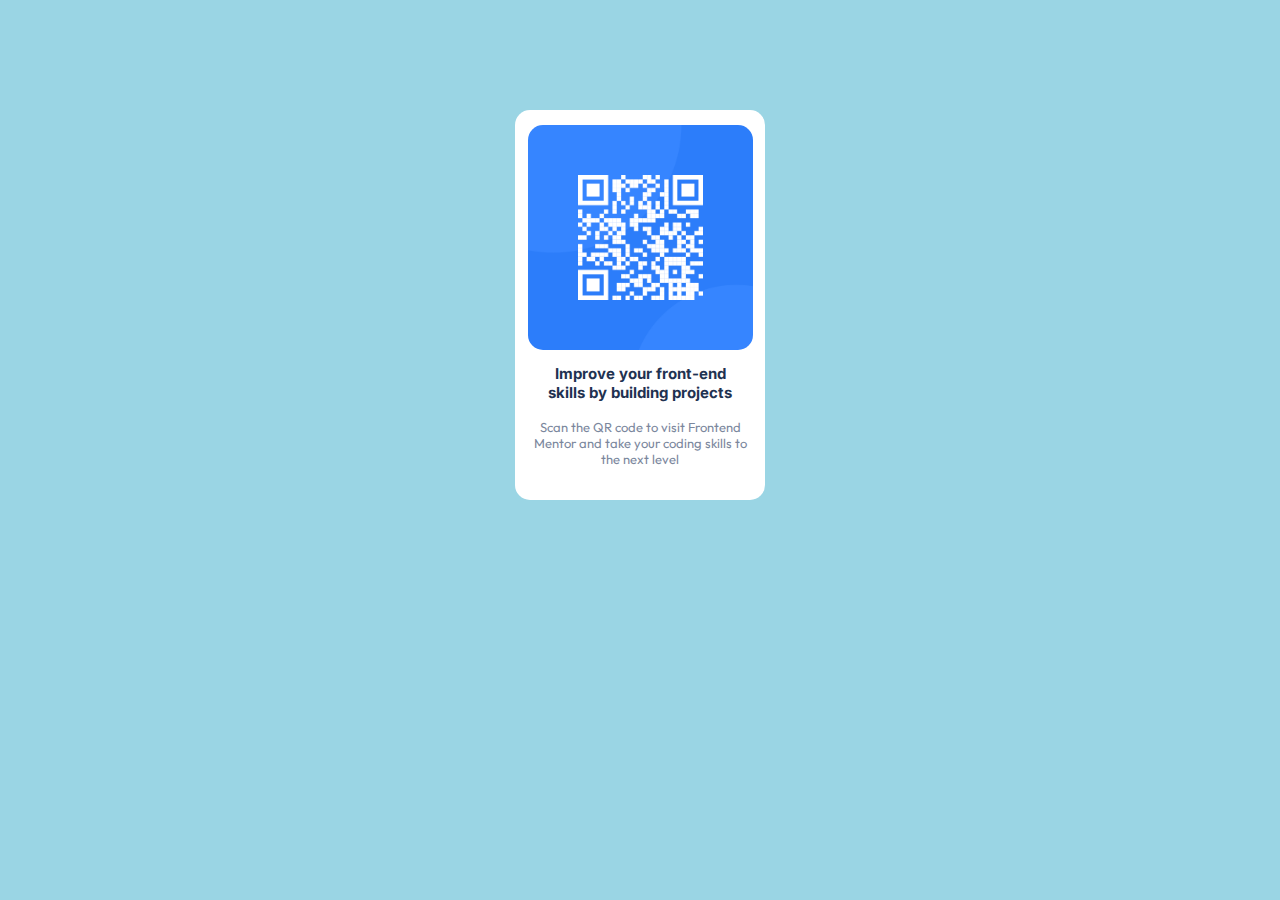
<file: index.html>
<!DOCTYPE html>
<html lang="pt-br">

<head>
    <meta charset="UTF-8">
    <meta name="viewport" content="width=device-width, initial-scale=1.0">

    <link rel="preconnect" href="https://fonts.googleapis.com">
    <link rel="preconnect" href="https://fonts.gstatic.com" crossorigin>
    <link
        href="https://fonts.googleapis.com/css2?family=Fraunces:opsz,wght@9..144,700&family=Inter:wght@400;700&family=Montserrat:wght@500;700&family=Open+Sans:wght@700&family=Outfit:wght@400;700&display=swap"
        rel="stylesheet">

    <link rel="stylesheet" href="style.css">
    <title>Document</title>
</head>

<body>

    <div class="container"><img src="imagens/image-qr-code.png" alt="">

        <div class="text">
            <h3>Improve your front-end
                <br> skills by building projects
            </h3>

            <p>Scan the QR code to visit Frontend Mentor and take your coding skills to the next level</p>
        </div>

    </div>

</body>

</html>
</file>
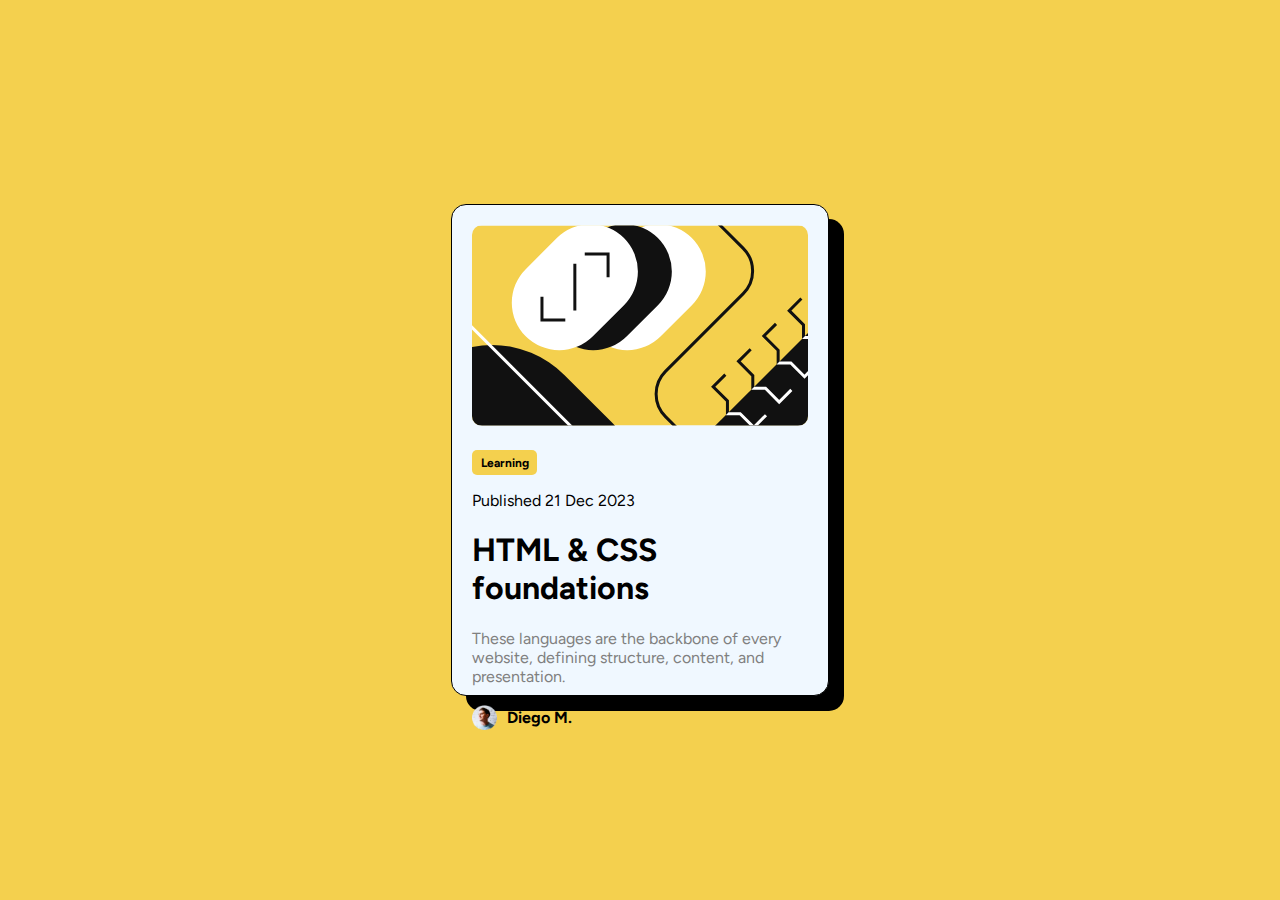
<file: Cartão de visualização do blog/index.html>
<!DOCTYPE html>
<html lang="en">

<head>
    <link rel="preconnect" href="https://fonts.googleapis.com">
    <link rel="preconnect" href="https://fonts.gstatic.com" crossorigin>

    <meta charset="UTF-8">
    <meta name="viewport" content="width=device-width, initial-scale=1.0">

    <link
        href="https://fonts.googleapis.com/css2?family=Big+Shoulders+Display:wght@700&family=Figtree:wght@600;800&display=swap"
        rel="stylesheet">

    <link rel="stylesheet" href="style.css">
    <title>Blog preview card</title>
</head>

<body>
    <div class="container">

        <div class="imagem"><img src="imagens/illustration-article.svg"
                alt="illustration-article"></div>

        <main>

            <div class="Learning"><strong>Learning</strong></div>

            <section>

                <p>Published 21 Dec 2023</p>

                <h1>HTML & CSS foundations</h1>

                <p class="these">These languages are the backbone of every website, defining structure, content, and
                    presentation.</p>

            </section>

        </main>

        <footer><img class="avatar" src="imagens/image-avatar.webp" alt="image-avatar">


            <strong class="name"> Diego M.</strong>
        </footer>

    </div>

</body>

</html>
</file>
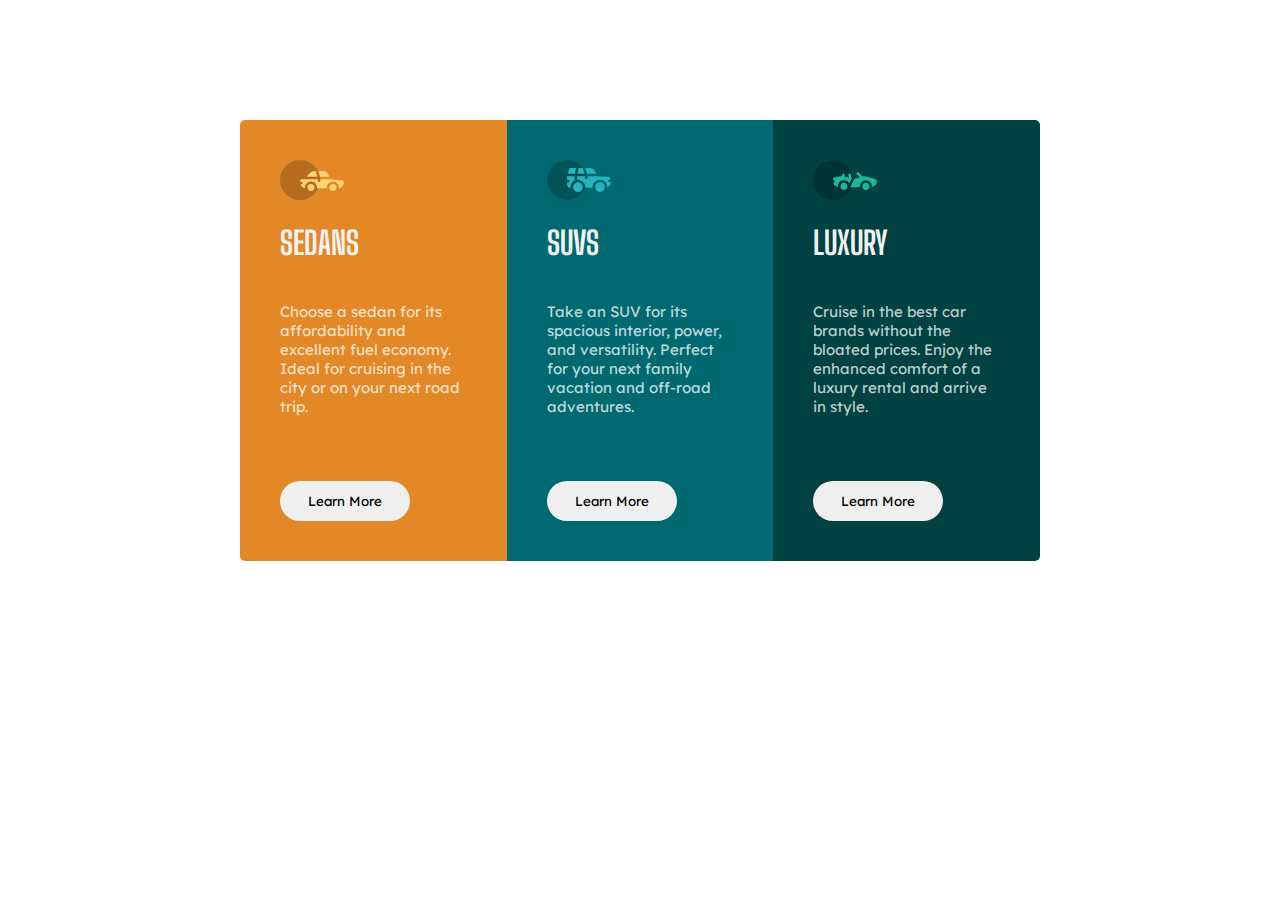
<file: Componente de cartão de 3 colunas/index.html>
<!DOCTYPE html>
<html lang="en">

<head>
    <meta charset="UTF-8">
    <meta name="viewport" content="width=device-width, initial-scale=1.0">

    <link rel="preconnect" href="https://fonts.googleapis.com">
    <link rel="preconnect" href="https://fonts.gstatic.com" crossorigin>
    <link href="https://fonts.googleapis.com/css2?family=Big+Shoulders+Display:wght@700&family=Lexend+Deca&display=swap"
        rel="stylesheet">

    <link rel="stylesheet" href="style.css">
    <title>Componente de cartão de visualização de 3 colunas</title>
</head>

<body>
    <div class="container">

        <div class="box1"><img class="img" src="images/icon-sedans.svg" alt="">

            <h1>SEDANS</h1>

            <p>Choose a sedan for its affordability and excellent fuel economy. Ideal for cruising in the city or on
                your next road trip. </p>

            <button class="button1">Learn More</button>

        </div>

        <div class="box2"><img class="img" src="images/icon-suvs.svg" alt="">

            <h1>SUVS</h1>

            <p> Take an SUV for its spacious interior, power, and versatility. Perfect for your next family vacation and
                off-road adventures.</p>

            <button class="button2">Learn More</button>

        </div>

        <div class="box3"><img class="img" src="images/icon-luxury.svg" alt="">

            <h1>LUXURY</h1>

            <p> Cruise in the best car brands without the bloated prices. Enjoy the enhanced comfort of a luxury rental
                and arrive in style.</p>

            <button class="button3">Learn More</button>

        </div>

    </div>
</body>

</html>
</file>
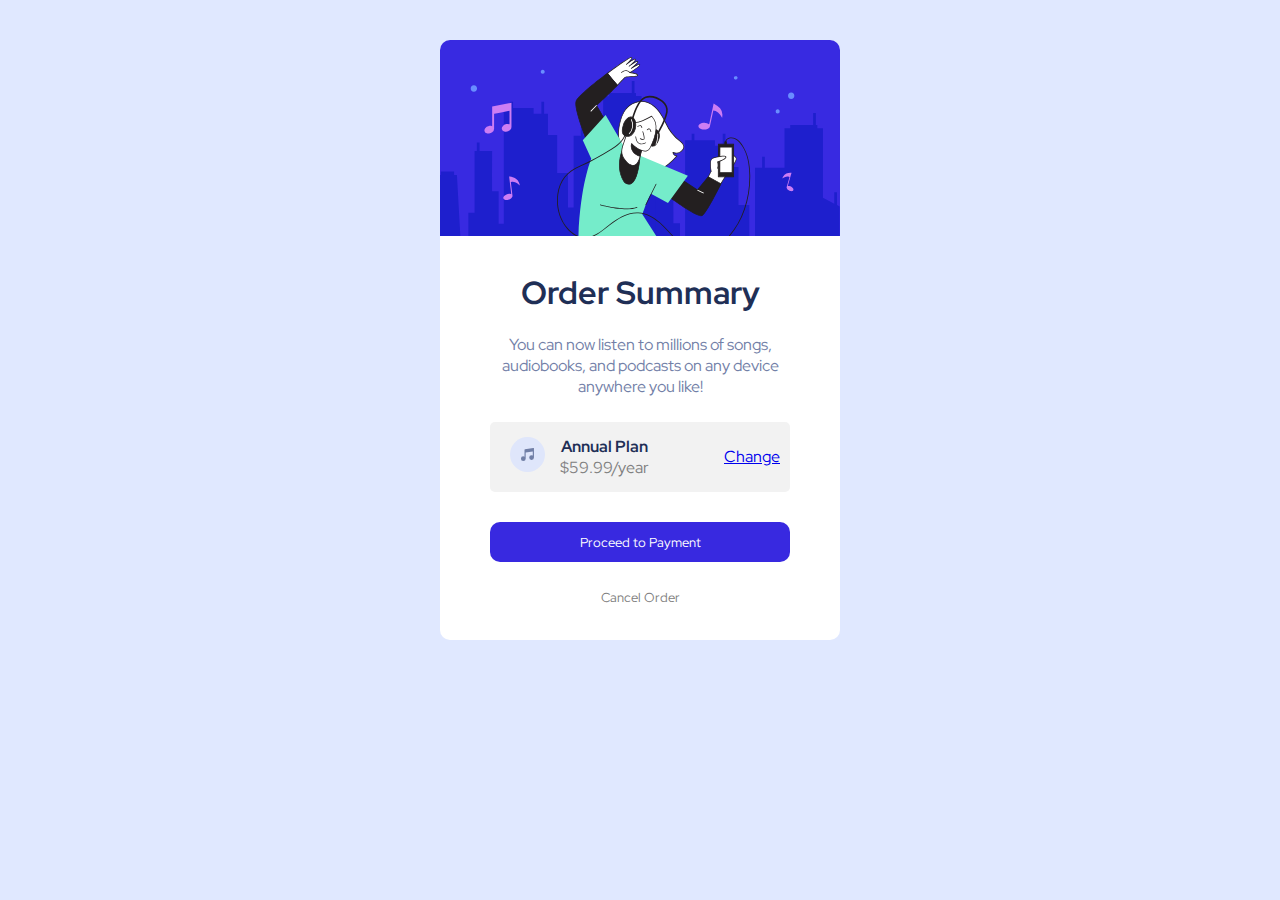
<file: Componente de resumo da ordem/index.html>
<!DOCTYPE html>
<html lang="en">

<head>

    <link rel="preconnect" href="https://fonts.googleapis.com">
    <link rel="preconnect" href="https://fonts.gstatic.com" crossorigin>

    <meta charset="UTF-8">
    <meta name="viewport" content="width=device-width, initial-scale=1.0">

    <link
        href="https://fonts.googleapis.com/css2?family=Big+Shoulders+Display:wght@700&family=Red+Hat+Display:wght@500;700;900&display=swap"
        rel="stylesheet">

    <link rel="stylesheet" href="style.css">
    <title>Componente de resumo da ordem</title>
</head>

<body>
    <div class="container">

        <div><img src="imagens/illustration-hero.svg" alt=""></div>

        <h1>Order Summary</h1>

        <p>You can now listen to millions of songs, audiobooks, and podcasts on any device anywhere you like!</p>

        <div class="song">

            <div><img class="imagem2" src="imagens/icon-music.svg" alt=""></div>

            <div>
                <p class="letras letras1"> <strong>Annual Plan</strong> <br /> <span class="cor">$59.99/year</span></p>
            </div>

            <div><a href="#">Change</a></div>

        </div>

        <div class="botao">
            <button class="botaoprimario">Proceed to Payment</button>
        </div>

        <div class="botao2">
            <button class="botao02">Cancel Order</button>
        </div>

    </div>
</body>

</html>
</file>
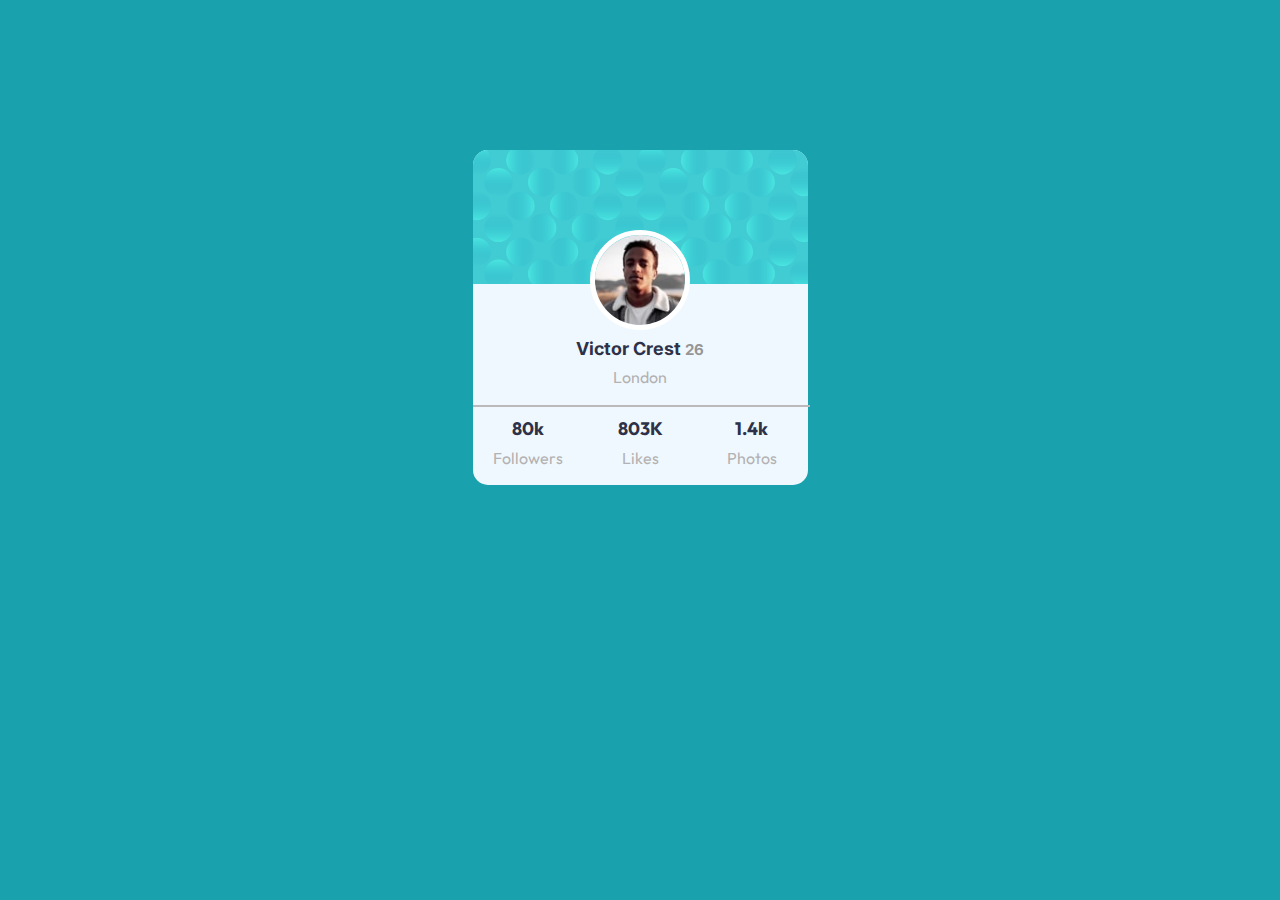
<file: Componente do cartão de perfil/index.html>
<!DOCTYPE html>
<html lang="pt-br">

<head>
    <meta charset="UTF-8">
    <meta name="viewport" content="width=device-width, initial-scale=1.0">

    <link rel="preconnect" href="https://fonts.googleapis.com">
    <link rel="preconnect" href="https://fonts.gstatic.com" crossorigin>
    <link
        href="https://fonts.googleapis.com/css2?family=Fraunces:opsz,wght@9..144,700&family=Inter:wght@400;700&family=Kumbh+Sans:wght@400;700&family=Montserrat:wght@500;700&family=Open+Sans:wght@700&family=Outfit:wght@400;700&display=swap"
        rel="stylesheet">

    <link rel="stylesheet" href="style.css">
    <title>Document</title>
</head>

<body>

    <div class="container">


        <div><img class="box" src="imagens/bg-pattern-card.svg"
                alt="fundo azul com marcas em azul claro">


            <div class="circulo"><img class="image-victor" src="imagens/image-victor.jpg"
                    alt=""></div>

            <div class="espaco">.</div>


            <div class="text">
                <h2>Victor Crest <span><small>26</small></span></h2>
            </div>

            <div>
                <p>London</p>
            </div>

            <div class="line"></div>



            <div style="display: flex; margin-top: 10px;">
                <div class="numeros">
                    <h1>80k</h1>
                    <p>Followers</p>
                </div>


                <div class="numeros">
                    <h1>803K</h1>
                    <p>Likes</p>
                </div>

                <div class="numeros">
                    <h1>1.4k</h1>
                    <p>Photos</p>
                </div>
            </div>
        </div>

    </div>

    </div>
</body>

</html>
</file>
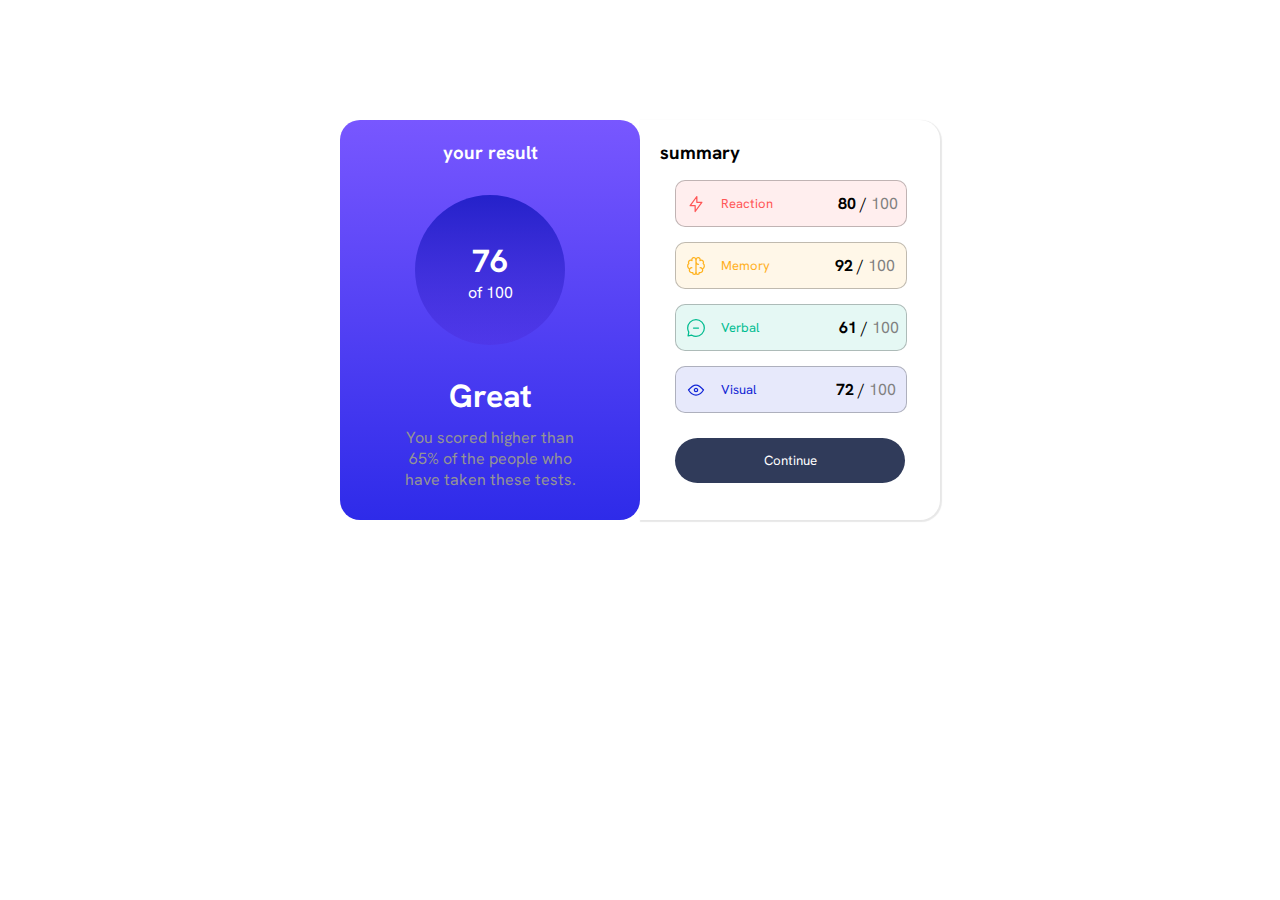
<file: Componente resumo resultados/index.html>
<!DOCTYPE html>
<html lang="en">

<head>
    <meta charset="UTF-8">
    <meta name="viewport" content="width=device-width, initial-scale=1.0">

    <link rel="preconnect" href="https://fonts.googleapis.com">
    <link rel="preconnect" href="https://fonts.gstatic.com" crossorigin>
    <link href="https://fonts.googleapis.com/css2?family=Big+Shoulders+Display:wght@700&family=Hanken+Grotesk:wght@500;700;800&display=swap" rel="stylesheet">


    <link rel="stylesheet" href="style.css">
    <title>Results summary component</title>
</head>

<body>

    <div class="container">

        <div class="box1">
            <h3>your result</h3>

            <div class="circulo">
                <h1 class="setenta">76</h1>

                <p>of 100</p>
            </div>

            <div class="descricao">
                <h1>Great </h1>

                <p style="color: rgb(148, 148, 148);" class="d1">You scored higher than 65% of the people who have taken these tests.</p>
            </div>

        </div>

        <div class="box2">
            <h3 class="summary">summary</h3>

            <div class="numeracoes">

                <div style="background-color: hsla(0, 100%, 67%, 0.100);"  class="caixas">

                    <img src="imagens/icon-reaction.svg" alt="">

                    <p class="pp" style="color: hsl(0, 100%, 67%);">Reaction</p> <p><strong>80</strong> / <span>100</span></p>

                </div>

                <div style="background-color: hsla(39, 100%, 56%, 0.100);" class="caixas">

                    <img src="imagens/icon-memory.svg" alt="">

                    <p class="pp" style="color: hsl(39, 100%, 56%);">Memory</p> <p><strong>92</strong> / <span>100</span></p>

                </div>

                <div style="background-color:  hsla(166, 100%, 37%, 0.100);" class="caixas">

                    <img src="imagens/icon-verbal.svg" alt="">

                    <p class="pp" style="color: hsl(166, 100%, 37%);">Verbal</p> <p class="ppp"><strong>61</strong> / <span>100</span></p>

                </div>

                <div style="background-color: hsla(234, 85%, 45%, 0.100);" class="caixas">

                    <img src="imagens/icon-visual.svg" alt="">

                    <p class="pp" style="color: hsl(234, 85%, 45%);">Visual</p> <p class="ppp"><strong>72</strong> / <span>100</span></p>


                </div>

            </div>

            <div class="botao"><button>Continue</button></div>

        </div>

    </div>

</body>

</html>
</file>
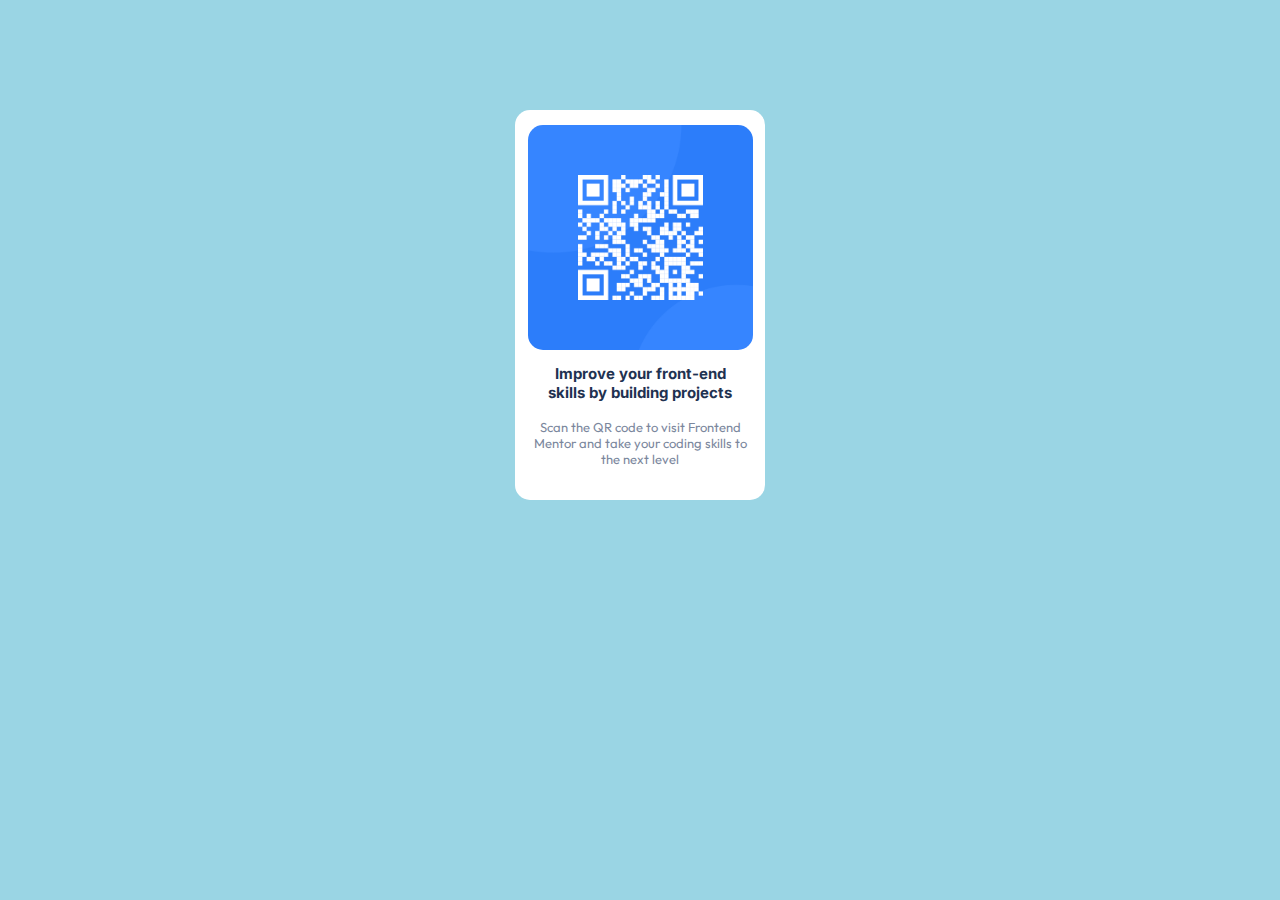
<file: projetoQR/index.html>
<!DOCTYPE html>
<html lang="pt-br">

<head>
    <meta charset="UTF-8">
    <meta name="viewport" content="width=device-width, initial-scale=1.0">

    <link rel="preconnect" href="https://fonts.googleapis.com">
    <link rel="preconnect" href="https://fonts.gstatic.com" crossorigin>
    <link
        href="https://fonts.googleapis.com/css2?family=Fraunces:opsz,wght@9..144,700&family=Inter:wght@400;700&family=Montserrat:wght@500;700&family=Open+Sans:wght@700&family=Outfit:wght@400;700&display=swap"
        rel="stylesheet">

    <link rel="stylesheet" href="style.css">
    <title>Document</title>
</head>

<body>

    <div class="container"><img src="image-qr-code.png" alt="">

        <div class="text">
            <h3>Improve your front-end
                <br> skills by building projects
            </h3>

            <p>Scan the QR code to visit Frontend Mentor and take your coding skills to the next level</p>
        </div>

    </div>

</body>

</html>
</file>
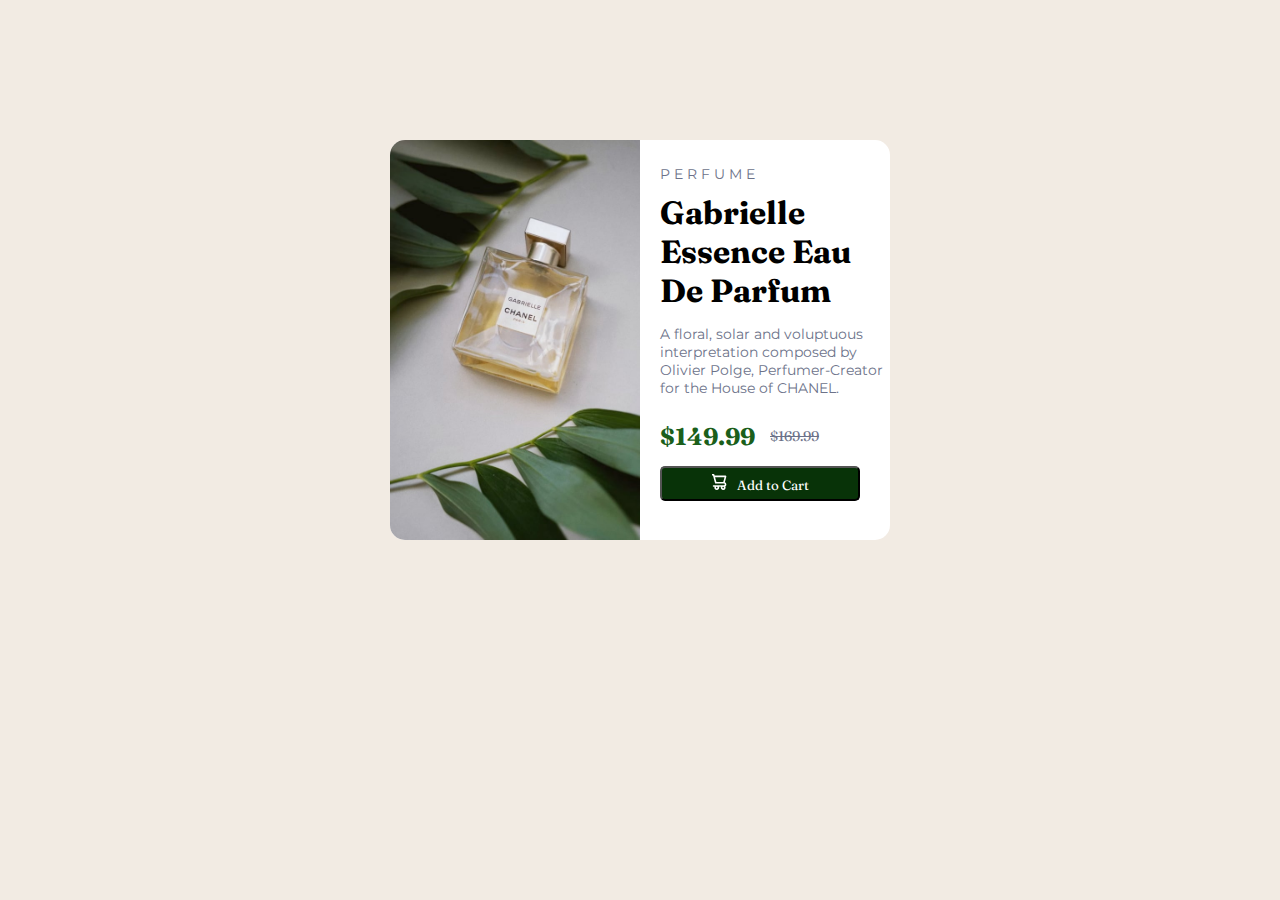
<file: visualização do produto/index.html>
<!DOCTYPE html>
<html lang="pt-br">

<head>
    <meta charset="UTF-8">
    <meta name="viewport" content="width=device-width, initial-scale=1.0">

    <link rel="preconnect" href="https://fonts.googleapis.com">
    <link rel="preconnect" href="https://fonts.gstatic.com" crossorigin>
    <link href="https://fonts.googleapis.com/css2?family=Montserrat:wght@500;700&display=swap" rel="stylesheet">

    <link rel="preconnect" href="https://fonts.googleapis.com">
    <link rel="preconnect" href="https://fonts.gstatic.com" crossorigin>
    <link href="https://fonts.googleapis.com/css2?family=Fraunces:ital,opsz,wght@1,9..144,700&display=swap"
        rel="stylesheet">

    <link rel="stylesheet" href="style.css">
    <title>visualização do produto</title>
</head>

<body>
    <div class="container">

        <img class="img" src="imagem/image-product-desktop.jpg" alt="">

        <div class="textos">
            <p style="margin-top: 25px; color:  hsl(228, 12%, 48%); font-size: 14px;">P E R F U M E</p>

            <h1>Gabrielle Essence Eau De Parfum</h1>

            <p class="p1">A floral, solar and voluptuous interpretation composed by Olivier Polge, Perfumer-Creator for
                the House of CHANEL.</p>

            <div style="display: flex; text-align: center; margin-top: 25px;">
                <h2 style="color: rgb(27, 95, 27);">$149.99</h2>
                <p style="margin-top: 5px; margin-left: 15px; color:  hsl(228, 12%, 48%); font-size: 14px;">
                    <del>$169.99</del></p>
            </div>

            <button class="botao"><img class="cart" src="imagem/icon-cart.svg"
                    alt="fivecon de carro de compras">Add to Cart</button>
        </div>
    </div>
</body>

</html>
</file>
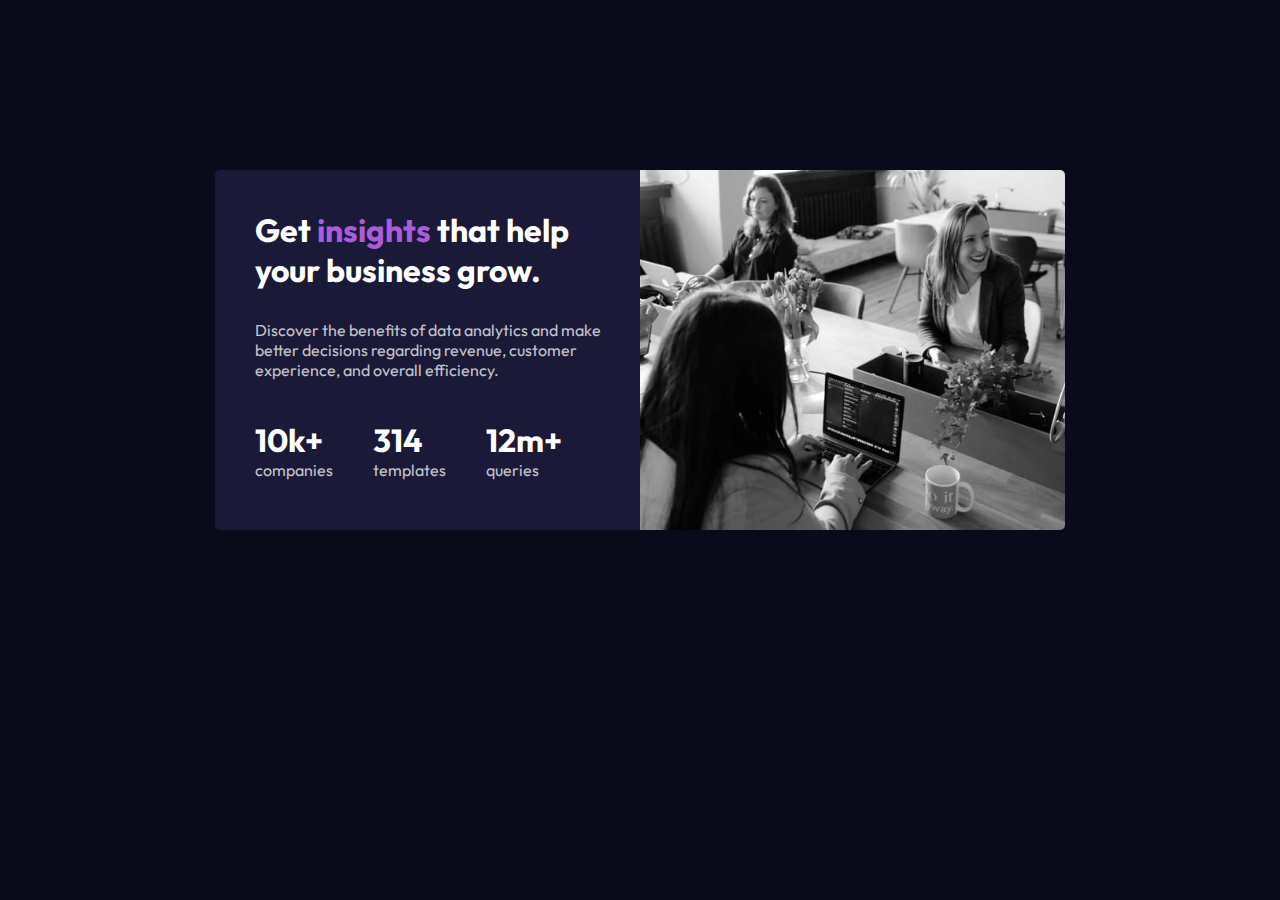
<file: visualizaçãodeestatísticas/index.html>
<!DOCTYPE html>
<html lang="pt-br">

<head>
    <meta charset="UTF-8">
    <meta name="viewport" content="width=device-width, initial-scale=1.0">

    <link rel="preconnect" href="https://fonts.googleapis.com">
    <link rel="preconnect" href="https://fonts.gstatic.com" crossorigin>
    <link
        href="https://fonts.googleapis.com/css2?family=Fraunces:opsz,wght@9..144,700&family=Inter:wght@400;700&family=Kumbh+Sans:wght@400;700&family=Montserrat:wght@500;700&family=Open+Sans:wght@700&family=Outfit:wght@400;700&display=swap"
        rel="stylesheet">

    <link rel="stylesheet" href="style.css">
    <title>Document</title>
</head>

<body>

    <div class="container">

        <div class="text">
            <h1>Get <span>insights</span> that help your business grow. </h1>

            <p class="descricao">Discover the benefits of data analytics and make better decisions regarding revenue,
                customer experience,
                and overall efficiency.</p>


            <div style="display: flex; margin-top: 40px;">
                <div>
                    <h1>10k+</h1>
                    <p>companies</p>
                </div>

                <div class="enumerados">
                    <h1>314 </h1>
                    <p>templates </p>
                </div>


                <div class="enumerados">
                    <h1>12m+</h1>
                    <p>queries</p>
                </div>
            </div>
        </div>

        <div class="imagem"><img class="img" src="imagem/image-header-desktop.jpg"
                alt=""></div>

    </div>

</body>

</html>
</file>
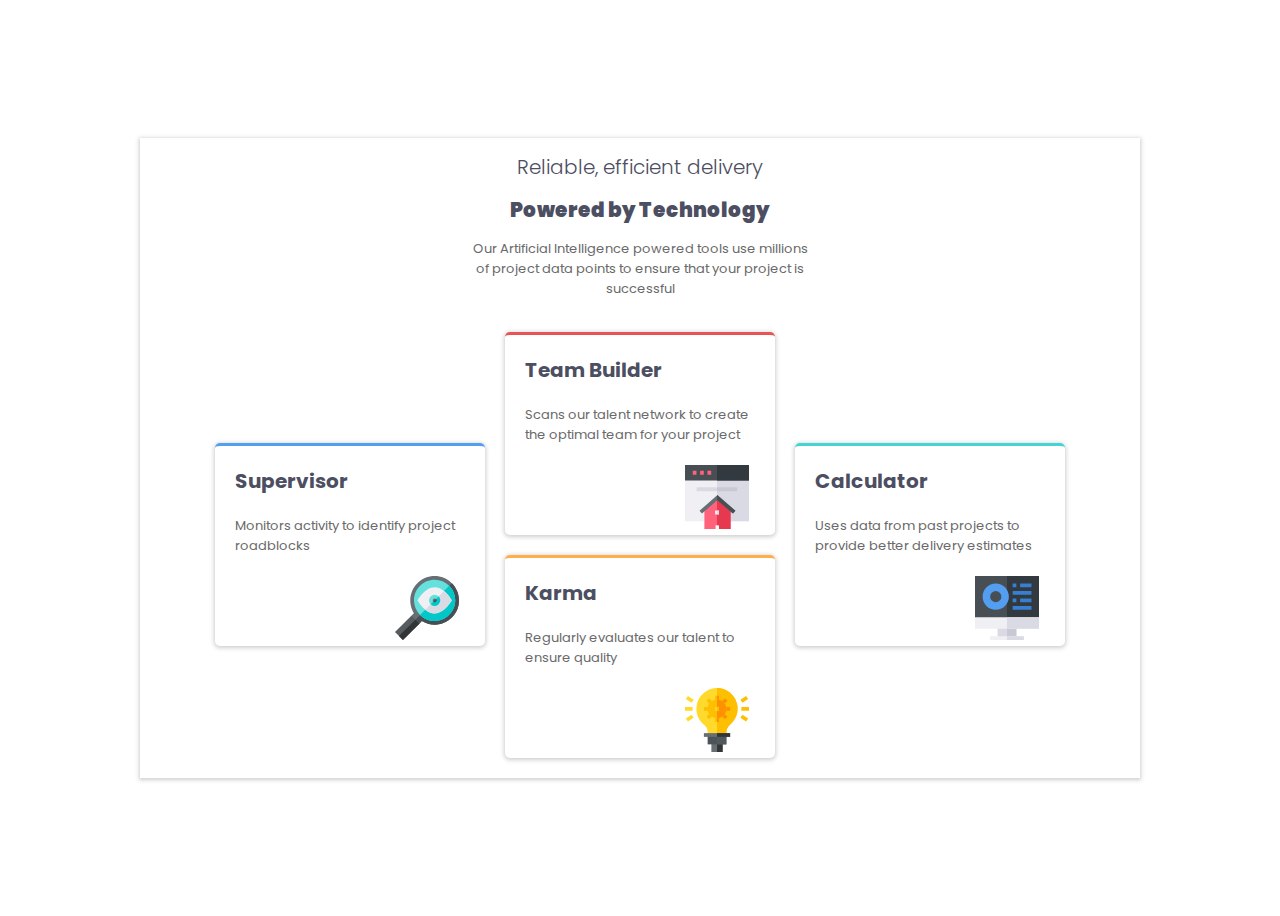
<file: FourCardFeature/codigos/index.html>
<!DOCTYPE html>
<html lang="en">

<head>
    <meta charset="UTF-8">
    <meta name="viewport" content="width=device-width, initial-scale=1.0">

    <link rel="preconnect" href="https://fonts.googleapis.com">
<link rel="preconnect" href="https://fonts.gstatic.com" crossorigin>
<link href="https://fonts.googleapis.com/css2?family=Poppins:wght@200;400;600&display=swap" rel="stylesheet">

    <link rel="stylesheet" href="style.css">
    <title>Four card feature section</title>
</head>

<body>
    <div class="container">

        <header>

            <h1 class="fonte">Reliable, efficient delivery</h1>

            <h1><strong>Powered by Technology</strong></h1>

            <p>Our Artificial Intelligence powered tools use millions of project data points to ensure that your project
                is successful</p>

        </header>

        <main>

            <div class="box1tamanho
            box1">
                <h1 class="textos">Supervisor</h1>

                <p class="textos">Monitors activity to identify project roadblocks </p>

                <img src="images/icon-supervisor.svg" alt="">
            </div>

            <div class="centro">

                <div class="box2 box1tamanho">

                    <h1 class="textos">Team Builder</h1>

                    <p class="textos">Scans our talent network to create the optimal team for your project</p>

                    <img src="images/icon-team-builder.svg" alt="">

                </div>


                <div class="box3 box1tamanho">

                    <h1 class="textos">Karma</h1>

                    <p class="textos">Regularly evaluates our talent to ensure quality</p>

                    <img src="images/icon-karma.svg" alt="">

                </div>

            </div>

            <div class="box4 box1tamanho">

                <h1 class="textos">Calculator</h1>

                <p class="textos">Uses data from past projects to provide better delivery estimates</p>

                <img src="images/icon-calculator.svg" alt="">

            </div>

        </main>

    </div>
</body>

</html>
</file>
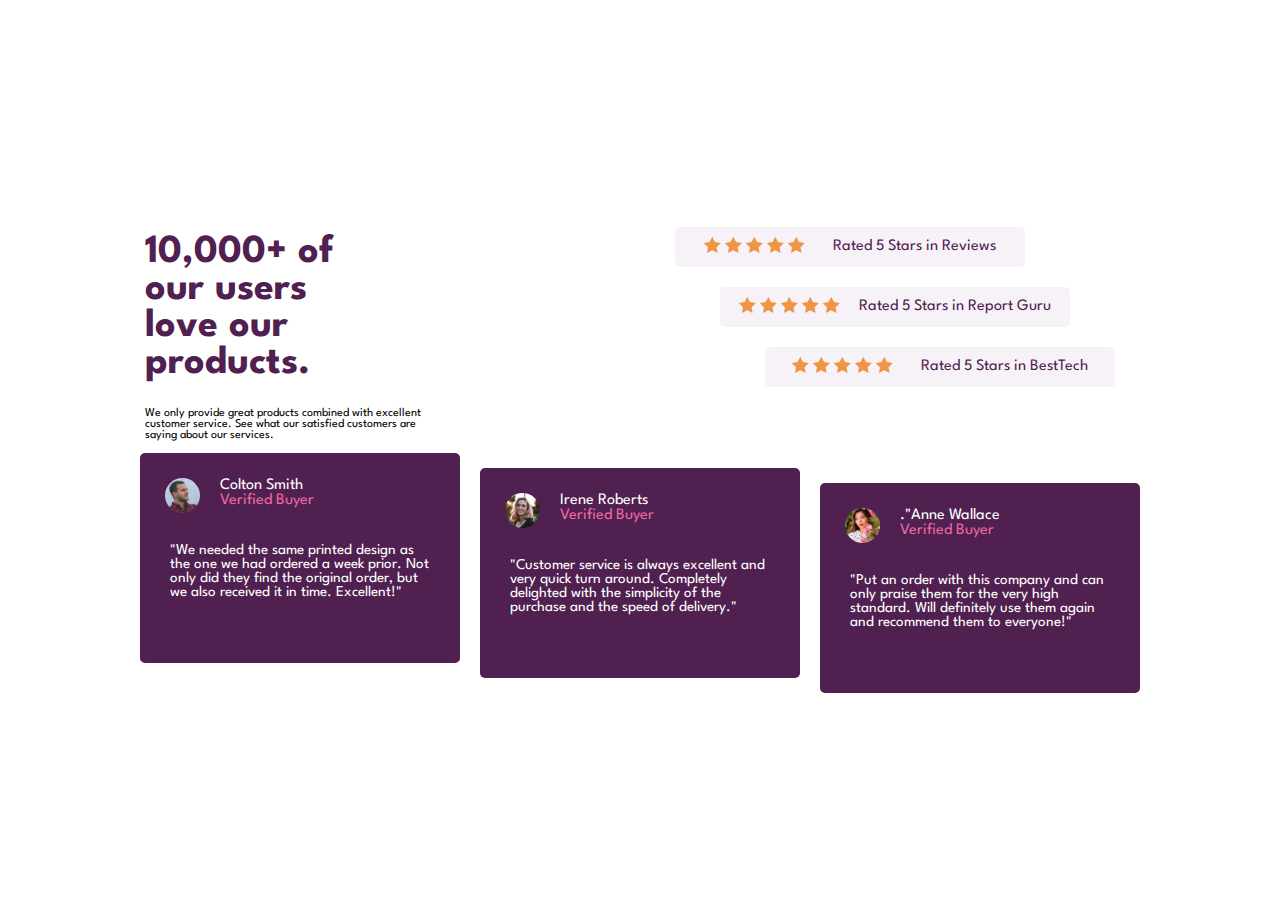
<file: Secção de prova social/codigos/index.html>
<!DOCTYPE html>
<html lang="en">

<head>
    <meta charset="UTF-8">
    <meta name="viewport" content="width=device-width, initial-scale=1.0">

    <link rel="preconnect" href="https://fonts.googleapis.com">
<link rel="preconnect" href="https://fonts.gstatic.com" crossorigin>
<link href="https://fonts.googleapis.com/css2?family=Big+Shoulders+Display:wght@700&family=League+Spartan:wght@400;500;700&display=swap" rel="stylesheet">

    <link rel="stylesheet" href="style.css">
    <title>Social proof section</title>

</head>

<body>



    <div class="container">


        <div class="boxprincipal">

            <div class="box1">


                <section>
                    <h1 class="titulo">10,000+ of our users love our products.</h1>

                    <p class="sub"> We only provide great products combined with excellent customer service. See what
                        our
                        satisfied
                        customers are saying about our services.</p>
                </section>

            </div>

            <div class="box2">

                <div class="estilo">


                    <div><img src="../social-proof-section-master/images/icon-star.svg" alt="">
                        <img src="../social-proof-section-master/images/icon-star.svg" alt="">
                        <img src="../social-proof-section-master/images/icon-star.svg" alt="">
                        <img src="../social-proof-section-master/images/icon-star.svg" alt="">
                        <img src="../social-proof-section-master/images/icon-star.svg" alt="">
                    </div>

                    <span>Rated 5 Stars in Reviews</span>
                </div>


                <div class="estilo espaco1">


                    <div><img src="../social-proof-section-master/images/icon-star.svg" alt="">
                        <img src="../social-proof-section-master/images/icon-star.svg" alt="">
                        <img src="../social-proof-section-master/images/icon-star.svg" alt="">
                        <img src="../social-proof-section-master/images/icon-star.svg" alt="">
                        <img src="../social-proof-section-master/images/icon-star.svg" alt="">
                    </div>

                    <span>Rated 5 Stars in Report Guru</span>
                </div>


                <div class="estilo espaco2">


                    <div><img src="../social-proof-section-master/images/icon-star.svg" alt="">
                        <img src="../social-proof-section-master/images/icon-star.svg" alt="">
                        <img src="../social-proof-section-master/images/icon-star.svg" alt="">
                        <img src="../social-proof-section-master/images/icon-star.svg" alt="">
                        <img src="../social-proof-section-master/images/icon-star.svg" alt="">
                    </div>

                    <span>Rated 5 Stars in BestTech</span>
                </div>

            </div>

        </div>



        <div class="comentarios">

            <div class="coment1">

                <div class="Verified"><img class="perfil" src="../social-proof-section-master/images/image-colton.jpg"
                        alt="">

                    <div><span class="user">Colton Smith</span>
                        <br>
                        <span class="buyer">Verified Buyer</span>
                    </div>

                </div>


                <p class="texto1">"We needed the same printed design as the one we had ordered a week prior. Not only
                    did they find the
                    original order, but we also received it in time. Excellent!"</p>
            </div>


            
            <div class="coment2">

                <div class="Verified"><img class="perfil" src="../social-proof-section-master/images/image-irene.jpg"
                        alt="">

                    <div><span class="user">Irene Roberts</span>
                        <br>
                        <span class="buyer">Verified Buyer</span>
                    </div>

                </div>

                <p class="texto1"> "Customer service is always excellent and very quick turn around. Completely
                    delighted with the simplicity of the purchase and the speed of delivery."</p>
            </div>



            <div class="coment3">
                <div class="Verified"><img class="perfil" src="../social-proof-section-master/images/image-anne.jpg"
                        alt="">

                    <div><span class="user">."Anne Wallace</span>
                        <br>
                        <span class="buyer">Verified Buyer</span>
                    </div>

                </div>


                <p class="texto1">"Put an order with this company and can only praise them for the very high standard.
                    Will definitely use them again and recommend them to everyone!"</p>
            </div>


        </div>



    </div>
</body>

</html>
</file>
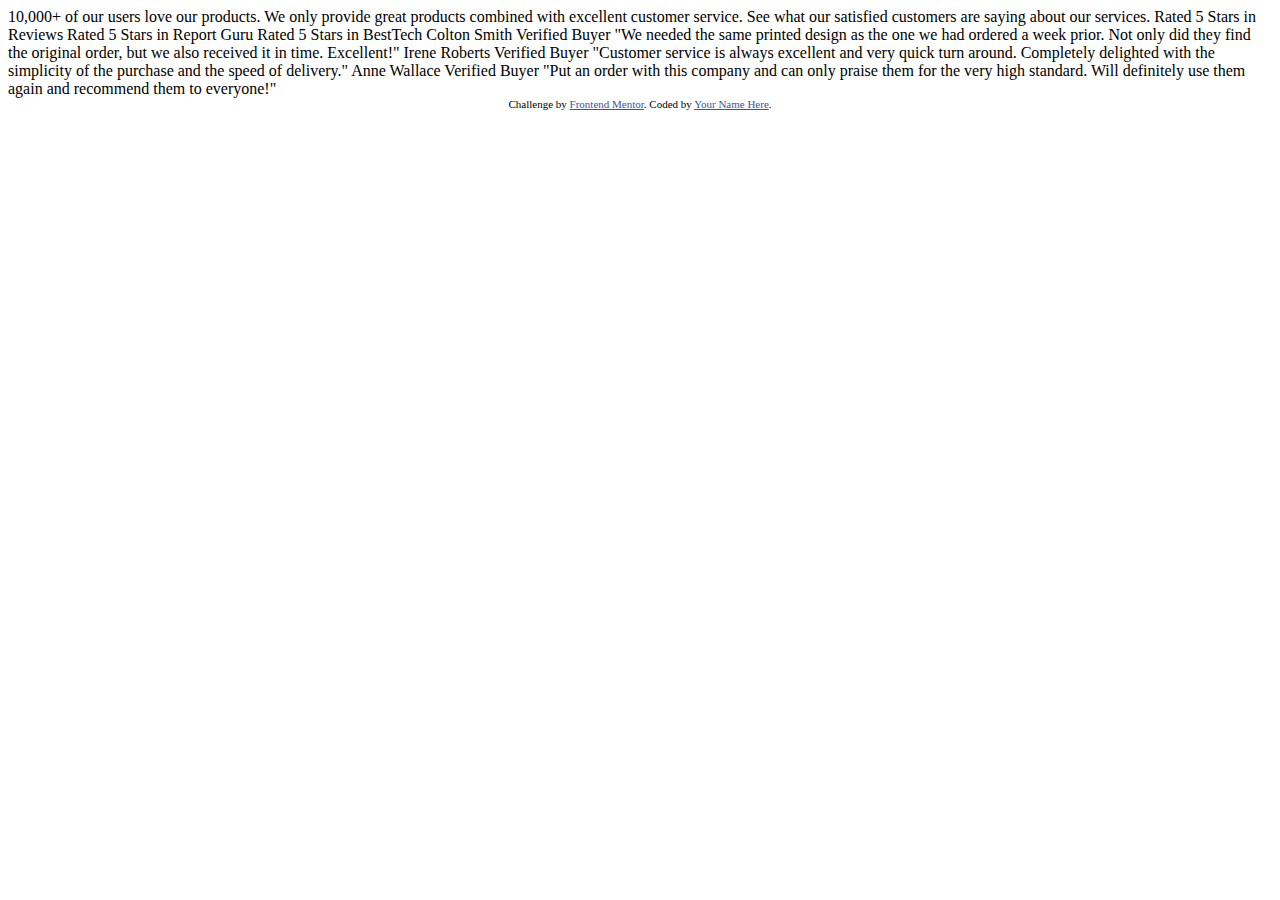
<file: Secção de prova social/social-proof-section-master/index.html>
<!DOCTYPE html>
<html lang="en">
  <head>
    <meta charset="UTF-8" />
    <meta name="viewport" content="width=device-width, initial-scale=1.0" />
    <!-- displays site properly based on user's device -->

    <link
      rel="icon"
      type="image/png"
      sizes="32x32"
      href="./images/favicon-32x32.png"
    />

    <title>Frontend Mentor | Social proof section</title>

    <!-- Feel free to remove these styles or customise in your own stylesheet 👍 -->
    <style>
      .attribution {
        font-size: 11px;
        text-align: center;
      }
      .attribution a {
        color: hsl(228, 45%, 44%);
      }
    </style>
  </head>
  <body>
    10,000+ of our users love our products.

    We only provide great products combined with excellent customer service.
    See what our satisfied customers are saying about our services.
    
    Rated 5 Stars in Reviews
    Rated 5 Stars in Report Guru
    Rated 5 Stars in BestTech
    
    Colton Smith 
    Verified Buyer
    "We needed the same printed design as the one we had ordered a week prior.
    Not only did they find the original order, but we also received it in time.
    Excellent!"
    
    Irene Roberts 
    Verified Buyer
    "Customer service is always excellent and very quick turn around. Completely
    delighted with the simplicity of the purchase and the speed of delivery."
    
    Anne Wallace 
    Verified Buyer
    "Put an order with this company and can only praise them for the very high
    standard. Will definitely use them again and recommend them to everyone!"

    <div class="attribution">
      Challenge by
      <a href="https://www.frontendmentor.io?ref=challenge" target="_blank"
        >Frontend Mentor</a
      >. Coded by <a href="#">Your Name Here</a>.
    </div>
  </body>
</html>
</file>
<file: style.css>
* {
    margin: 0%;
}

body {
    background-color: rgb(154, 213, 228);
}

.container {
    background-color: rgb(255, 255, 255);
    width: 250px;
    height: 390px;
    margin: auto;
    margin-top: 110px;
    border-radius: 15px;
    text-align: center;
}

img {
    width: 225px;
    margin-top: 15px;
    border-radius: 15px;
}

.text {
    background-color: rgb(255, 255, 255);
    text-align: center;
}

h3 {
    font-family: 'Fraunces', serif;
    font-family: 'Inter', sans-serif;
    text-align: center;
    font-size: 15px;
    height: 50px;
    margin-top: 10px;
    margin-bottom: 0px;
    color: hsl(218, 44%, 22%);
}

p {
    font-family: 'Montserrat', sans-serif;
    font-family: 'Open Sans', sans-serif;
    font-family: 'Outfit', sans-serif;
    color: hsl(220, 15%, 55%);
    font-size: 13px;
    padding: 17px;
    margin: 0px;
    padding-top: 5px;
}
</file>
<file: Cartão de visualização do blog/style.css>
body {
    background-color: hsl(47, 88%, 63%);
    display: flex;
    height: 100vh;
    margin: 0px;
    font-family: 'Big Shoulders Display', sans-serif;
    font-family: 'Figtree', sans-serif;
}

.container {
    margin: auto;
    background-color: aliceblue;
    width: 376px;
    height: 490px;
    border-radius: 15px;
    border: 1px solid black;
    box-shadow: 15px 15px black;
}

.imagem {
    width: 336px;
    margin: auto;
    margin: 20px;
}

img {
    border-radius: 10px;
}

.Learning {
    background-color: hsl(47, 88%, 63%);
    width: 65px;
    height: 25px;
    text-align: center;
    font-size: 12px;
    border: none;
    border-radius: 5px;
    margin-left: 20px;
    display: flex;
    justify-content: center;
    align-items: center;
}

section {
    padding-left: 20px;
    padding-right: 30px;
}

h1 {
    cursor: pointer;
}

h1:hover {
    color: hsl(47, 88%, 63%);
}

.these {
    margin-bottom: 6px;
    color: hsl(0, 0%, 50%);
}

footer {
    display: flex;
    align-items: center;
    margin-left: 20px;
}

.avatar {
    width: 25px;
}

.name {
    margin: 16px 0px 16px 10px;
}
</file>
<file: Componente de cartão de 3 colunas/style.css>
* {
    margin: 0px;
}

.container {
    display: flex;
    width: 800px;
    margin: auto;
    margin-top: 120px;

}

.img {
    margin-top: 0px;

}

h1 {
    font-family: 'Big Shoulders Display', sans-serif;
    color: hsl(0, 0%, 95%);
    margin-top: 20px;
}

p {
    font-family: 'Lexend Deca', sans-serif;
    margin-top: 40px;
    font-size: 15px;
    color: hsla(0, 0%, 100%, 0.75);
}

.box1 {
    width: 300px;
    background-color: hsl(31, 77%, 52%);
    padding: 40px;
    border-radius: 5px 0px 0px 5px;
}

.box2 {
    width: 300px;
    background-color: hsl(184, 100%, 22%);
    padding: 40px;
}

.box3 {
    width: 300px;
    background-color: hsl(179, 100%, 13%);
    padding: 40px;
    border-radius: 0px 5px 5px 0px;
}

.button1 {
    font-family: 'Lexend Deca', sans-serif;
    margin-top: 65px;
    width: 130px;
    height: 40px;
    border-radius: 25px;
    border: white;
    cursor: pointer;
}

.button1:hover {
    background-color: hsl(31, 77%, 52%);
    border: 2px solid white;
    color: white;
}

.button2 {
    font-family: 'Lexend Deca', sans-serif;
    margin-top: 65px;
    width: 130px;
    height: 40px;
    border-radius: 25px;
    border: white;
    cursor: pointer;
}

.button2:hover {
    background-color: hsl(184, 100%, 22%);
    border: 2px solid white;
    color: white;
}

.button3 {
    font-family: 'Lexend Deca', sans-serif;
    margin-top: 65px;
    width: 130px;
    height: 40px;
    border-radius: 25px;
    border: white;
    cursor: pointer;
}

.button3:hover {
    background-color: hsl(179, 100%, 13%);
    border: 2px solid white;
    color: white;
}
</file>
<file: Componente de resumo da ordem/style.css>
* {
    margin: 0px;
    font-family: 'Big Shoulders Display', sans-serif;
    font-family: 'Red Hat Display', sans-serif;
}

body {
    margin-top: 40px;
    background-color: hsl(225, 100%, 94%);
}

.container {
    border-radius: 10px;
    width: 400px;
    height: 600px;
    background-color: rgb(255, 255, 255);
    margin: auto;
}

img {
    border-radius: 10px 10px 0px 0px;
    width: 400px;
}

h1 {
    margin-top: 30px;
    text-align: center;
    color: hsl(223, 47%, 23%);
}

p {
    text-align: center;
    margin-top: 20px;
    padding-left: 50px;
    padding-right: 50px;
    color: hsl(224, 23%, 55%);
}

strong {
    color: hsl(223, 47%, 23%);

}

.song {
    width: 300px;
    height: 70px;
    margin-left: 10px;
    display: flex;
    margin: auto;
    align-items: center;
    margin-top: 25px;
    background-color: rgba(228, 228, 228, 0.479);
    border-radius: 5px;
}

.imagem2 {
    margin-left: 20px;
    width: 35px;
}

.letras {
    margin: 0px;
    padding-right: 15px;
}

a {
    margin: 0px;
    padding-right: 15px;
    padding-left: 60px;
}


.letras1 {
    padding-left: 15px;
}

.botao {
    margin: auto;
    width: 300px;
    margin-top: 30px;
}

button {
    cursor: pointer;
    width: 300px;
    height: 40px;
    border: rgba(255, 255, 255, 0);
    border-radius: 10px;
    background-color: hsl(245, 75%, 52%);
    color: white;
}

.botaoprimario:hover {
    background-color: #766CF1;
}

.botao2 {
    margin: auto;
    width: 300px;
    margin-top: 15px;
}

.botao02 {
    background-color: rgba(255, 255, 255, 0);
    color: gray;
}

.botao02:hover {
    color: hsl(223, 47%, 23%);
}

.cor {
    color: gray;
}

a:hover {
    text-decoration: none;
    color: #766CF1;
}
</file>
<file: Componente do cartão de perfil/style.css>
* {
    margin: 0px;
}

body {
    background-color: hsl(185, 75%, 39%);

}

.container {
    background-color: aliceblue;
    width: 335px;
    height: 335px;
    margin: 150px auto;
    border-radius: 15px;
}

h2 {
    font-family: 'Fraunces', serif;
    font-family: 'Inter', sans-serif;
    font-size: 18px;
    color: hsl(229, 23%, 23%);
}


.box {
    width: 335px;
    border-radius: 15px 15px 0px 0px;
    position: absolute;
    z-index: 1;
}


.circulo {
    margin: auto;
    width: 100px;
}

.image-victor {
    border: 5px solid white;
    width: 90px;
    border-radius: 50px;
    margin-top: 80px;
    position: absolute;
    z-index: 2;
}

.espaco {
    padding-top: 110px;
}

.text {
    padding-top: 60px;
    text-align: center;
    font-size: 17px;
}

p {
    font-family: 'Montserrat', sans-serif;
    font-family: 'Open Sans', sans-serif;
    font-family: 'Outfit', sans-serif;
    margin-top: 8px;
    text-align: center;
    color: hsl(0, 1%, 70%);
}


.line {
    margin-top: 18px;
    width: 335px;
    border: 1px solid hsl(0, 1%, 73%);
}

span {
    color: hsl(0, 0%, 59%);
}

.numeros {
    display: inline-block;
    flex-direction: row;
    text-align: center;
    width: 335px;
}

h1 {
    font-family: 'Montserrat', sans-serif;
    font-family: 'Open Sans', sans-serif;
    font-family: 'Outfit', sans-serif;
    margin: auto;
    font-size: 18px;
    color: hsl(229, 23%, 23%);
}
</file>
<file: Componente resumo resultados/style.css>
* {
    margin: 0px;
    font-family: 'Big Shoulders Display', sans-serif;
font-family: 'Hanken Grotesk', sans-serif;
}

.container {
    display: flex;
    justify-content: center;
}

.box1 {
    width: 300px;
    height: 400px;
    text-align: center;
    margin-top: 120px;
    border-radius: 20px;
    background: linear-gradient(#7857ff, #2e2be9);
    color: white;
}

.circulo {
    background: linear-gradient(#2421ca, #4e21ca3b);
    width: 150px;
    height: 150px;
    margin: auto;
    margin-top: 25px;
    border-radius: 100%;
}

.setenta {
    padding-top: 45px;
}

h1 {
    margin-top: 30px;
}

.descricao {
    padding: 0px 50px;
}

.d1 {
    margin-top: 10px;
    font-size: 16px;
}


.box2 {
    width: 300px;
    height: 400px;
    margin-top: 120px;
    border-radius: 0px 20px 20px 0px;
    box-shadow: 1px 1px 1px 1px rgba(0, 0, 0, 0.096);
}

h3 {
    padding-top: 20px;
}

.summary {
    margin-left: 20px;
}

.caixas {
    margin-top: 15px;
    width: 230px;
    height: 45px;
    display: flex;
    gap: 5px;
    margin-left: 35px;
    align-items: center;
    border-radius: 10px;
    border: 1px solid rgba(0, 0, 0, 0.247);
}

.pp,
img {
    margin-left: 10px;
font-size: 13px;
}

p+p {
    margin-left: 60px;
}


.ppp {
    margin-left: 75px;
}

.botao {
    display: flex;
    justify-content: center;
    margin-top: 25px;
}

button {
    width: 230px;
    height: 45px;
    border-radius: 50px;
    border: none;
    background-color: #303b5a;
    color: white;
    cursor: pointer;
}

button:hover { background: linear-gradient(#7857ff, #2e2be9);}

span{color: gray;}
</file>
<file: projetoQR/style.css>
* {
    margin: 0%;
}

body {
    background-color: rgb(154, 213, 228);
}

.container {
    background-color: rgb(255, 255, 255);
    width: 250px;
    height: 390px;
    margin: auto;
    margin-top: 110px;
    border-radius: 15px;
    text-align: center;
}

img {
    width: 225px;
    margin-top: 15px;
    border-radius: 15px;
}

.text {
    background-color: rgb(255, 255, 255);
    text-align: center;
}

h3 {
    font-family: 'Fraunces', serif;
    font-family: 'Inter', sans-serif;
    text-align: center;
    font-size: 15px;
    height: 50px;
    margin-top: 10px;
    margin-bottom: 0px;
    color: hsl(218, 44%, 22%);
}

p {
    font-family: 'Montserrat', sans-serif;
    font-family: 'Open Sans', sans-serif;
    font-family: 'Outfit', sans-serif;
    color: hsl(220, 15%, 55%);
    font-size: 13px;
    padding: 17px;
    margin: 0px;
    padding-top: 5px;
}
</file>
<file: visualização do produto/style.css>
* {
    margin: 0px;
    font-family: 'Fraunces', serif;
}

body {
    background-color: hsl(30, 38%, 92%);
}

.container {
    width: 500px;
    height: 400px;
    background-color: hsl(0, 0%, 100%);
    display: flex;
    margin: auto;
    margin-top: 140px;
    border-radius: 15px;
}


.img {
    width: 250px;
    height: 400px;
    border-radius: 15px 0px 0px 15px;
}

.textos {
    margin-left: 20px;

}

p {
    font-family: 'Montserrat', sans-serif;
}

h1 {
    margin-top: 10px;
}

.p1 {
    margin-top: 15px;
    font-size: 14px;
    color: hsl(228, 12%, 48%);
}

.botao {
    margin-top: 15px;
    width: 200px;
    height: 35px;
    border-radius: 5px;
    background-color: rgb(8, 51, 8);
    color: white;
    cursor: pointer;
}

.cart {
    margin-right: 10px;
}
</file>
<file: visualizaçãodeestatísticas/style.css>
* {
    margin: 0px;
    color: white;
    font-family: 'Fraunces', serif;
    font-family: 'Inter', sans-serif;
    font-family: 'Kumbh Sans', sans-serif;
    font-family: 'Montserrat', sans-serif;
    font-family: 'Open Sans', sans-serif;
    font-family: 'Outfit', sans-serif;
}

body {
    background-color: hsl(233, 47%, 7%);
}

.container {
    width: 850px;
    height: 360px;
    background-color: hsl(244, 38%, 16%);
    margin: auto;
    margin-top: 170px;
    display: flex;
    border-radius: 5px;
}

.text {
    width: 425px;
    padding-top: 40px;
    padding-left: 40px;
    padding-right: 35px;
}

span {
    color: hsl(277, 64%, 61%);
}

p {
    color: hsla(0, 0%, 100%, 0.75);
}


.titulo {
    margin-top: 10px;
}

.enumerados {
    margin-left: 40px;
}

.descricao {
    margin-top: 30px;
}

.img {
    width: 425px;
    border-radius: 0px 5px 5px 0px;
}

.imagem {
    display: flex;
}
</file>
<file: FourCardFeature/codigos/style.css>
body{height: 100vh;
    justify-content: center;
    align-items: center;
    display: flex;
    color: rgb(7, 7, 7);
    font-family: 'Poppins', sans-serif;
}

.container{
    width: 1000px;
    margin: auto;
    box-shadow: 0px 1px 4px 1px rgba(78, 78, 78, 0.274);}

header{width: 350px;
    align-self: center;
    text-align: center;
    margin: auto;}

.fonte{font-weight: 300;}

h1{font-size: 20px;
    color: hsl(234, 12%, 34%);}

p{font-size: 13px;
    color: hsl(0, 0%, 41%);}

main{display: flex;
    justify-content: center;}

.box1tamanho{width: 270px;
    height: 200px;
    border-radius: 5px;}

.box1{background-color: hsl(0, 0%, 100%);
    margin: 20px;
    align-self: center;
    border-top: 3px solid hsl(212, 86%, 64%);
    box-shadow: 0px 1px 4px 1px rgba(78, 78, 78, 0.274);}

.box2{
    background-color: rgb(255, 255, 255);
    margin: 20px 0px;
    border-top: 3px solid hsl(0, 78%, 62%);
    box-shadow: 0px 1px 4px 1px rgba(78, 78, 78, 0.274);}

.box3{
    background-color: rgb(255, 255, 255);
    margin: 20px 0px;
    border-top: 3px solid hsl(34, 97%, 64%);
    box-shadow: 0px 1px 4px 1px rgba(78, 78, 78, 0.274);}

.box4{
    background-color: rgb(255, 255, 255);
    margin: 20px;
    align-self: center;
    border-top: 3px solid hsl(180, 62%, 55%);
    box-shadow: 0px 1px 4px 1px rgba(78, 78, 78, 0.274);}

.textos{margin: 20px;}

img{margin-left: 180px;}

@media screen and (max-width: 900px) {

    .container{padding: 50px;}
    
    .box1tamanho{width: 240px;}

    .textos, p{margin-bottom: 0px;}

    img{margin-left: 160px;}
}

@media screen and (max-width: 700px) {
header{width: 270px;}

    main{flex-direction: column;}

    .centro{margin: auto;}
}
</file>
<file: Secção de prova social/codigos/style.css>
* {
    font-family: 'Big Shoulders Display', sans-serif;
    font-family: 'League Spartan', sans-serif;
 
}


body {

    margin: 1px;
    margin: 0px;
    padding: 0px;
    height: 100vh;

}

.container {
    display: flex;
    justify-content: center;
    align-items: center;
    height: 100%;
    flex-direction: column;
}

.boxprincipal {
    display: flex;
}

.box1 {
    margin-right: 150px;
    font-size: 20px;
}

.box2 {
    margin-left: 60px;
}

section {
    width: 300px;
}

h1 {
    padding: 0px 95px 0px 0px;
    color: hsl(300, 43%, 22%);
}

.buyer {
    color: hsl(333, 80%, 67%);
}

.sub {
    font-size: 12px;
    padding-right: 20px;
}

.estilo {
    width: 350px;
    height: 40px;
    background-color: hsl(300, 24%, 96%);
    margin: 20px;
    border-radius: 5px;
    text-align: center;
    align-items: center;
    justify-content: space-evenly;
    display: flex;
    color: hsl(300, 43%, 22%);
}

.espaco1 {
    margin-left: 65px;
}

.espaco2 {
    margin-left: 110px;
}

.comentarios {
    display: flex;

}

.coment1 {
    width: 320px;
    height: 210px;
    background-color: hsl(300, 43%, 22%);
    color: white;
    display: block;
    margin-right: 20px;
    border-radius: 5px;
}

.coment2 {
    width: 320px;
    height: 210px;
    background-color: hsl(300, 43%, 22%);
    color: white;
    margin-right: 20px;
    margin-top: 15px;
    border-radius: 5px;
}

.coment3 {
    width: 320px;
    height: 210px;
    background-color: hsl(300, 43%, 22%);
    color: white;
    margin-top: 30px;
    border-radius: 5px;
}

.Verified {
    display: flex;
    margin: 25px 20px 0px 25px
}

.perfil {
    width: 35px;
    border-radius: 50%;
    margin-right: 20px;
}

.user {
    margin: 0px 0px 5px 0px;
}

.texto1 {
    align-content: center;
    padding: 30px;
    margin: 0px;
    font-size: 15px;
}

@media screen and (max-width: 800px) {

    body{height: 170vh;
    }

    .boxprincipal {
        flex-direction: column;

    }

    .box1 {
        margin-right: 0px;
    
        flex-direction: column;
    }

    .box2 {
        margin: 0px;
        margin-left: 15px;
        align-items: center;
        flex-direction: column;
    }

    .titulo {
        text-align: center;
    }

    h1 {
        padding: 0px 0px 0px 0px;
    }

    .sub {
        padding-right: 0px;
text-align: center;
    }


    .espaco1 {
        margin-left: 0px;
        margin-right: 0px;
    }

    .espaco2 {
        margin-left: 0px;
        margin-right: 0px;
    }


    .estilo {
        width: 300px;
        margin-left: 5px;
    }

    .comentarios {
        flex-direction: column;
    }

    .coment1 {
        align-items: center;
        margin-right: 0px;
        width: 300px;
    }

    .coment2 {
        align-items: center;
        margin-right: 0px;
        width: 300px;
    }

    .coment3 {
        align-items: center;
        margin-right: 0px;
        width: 300px;
    }
}
</file>
